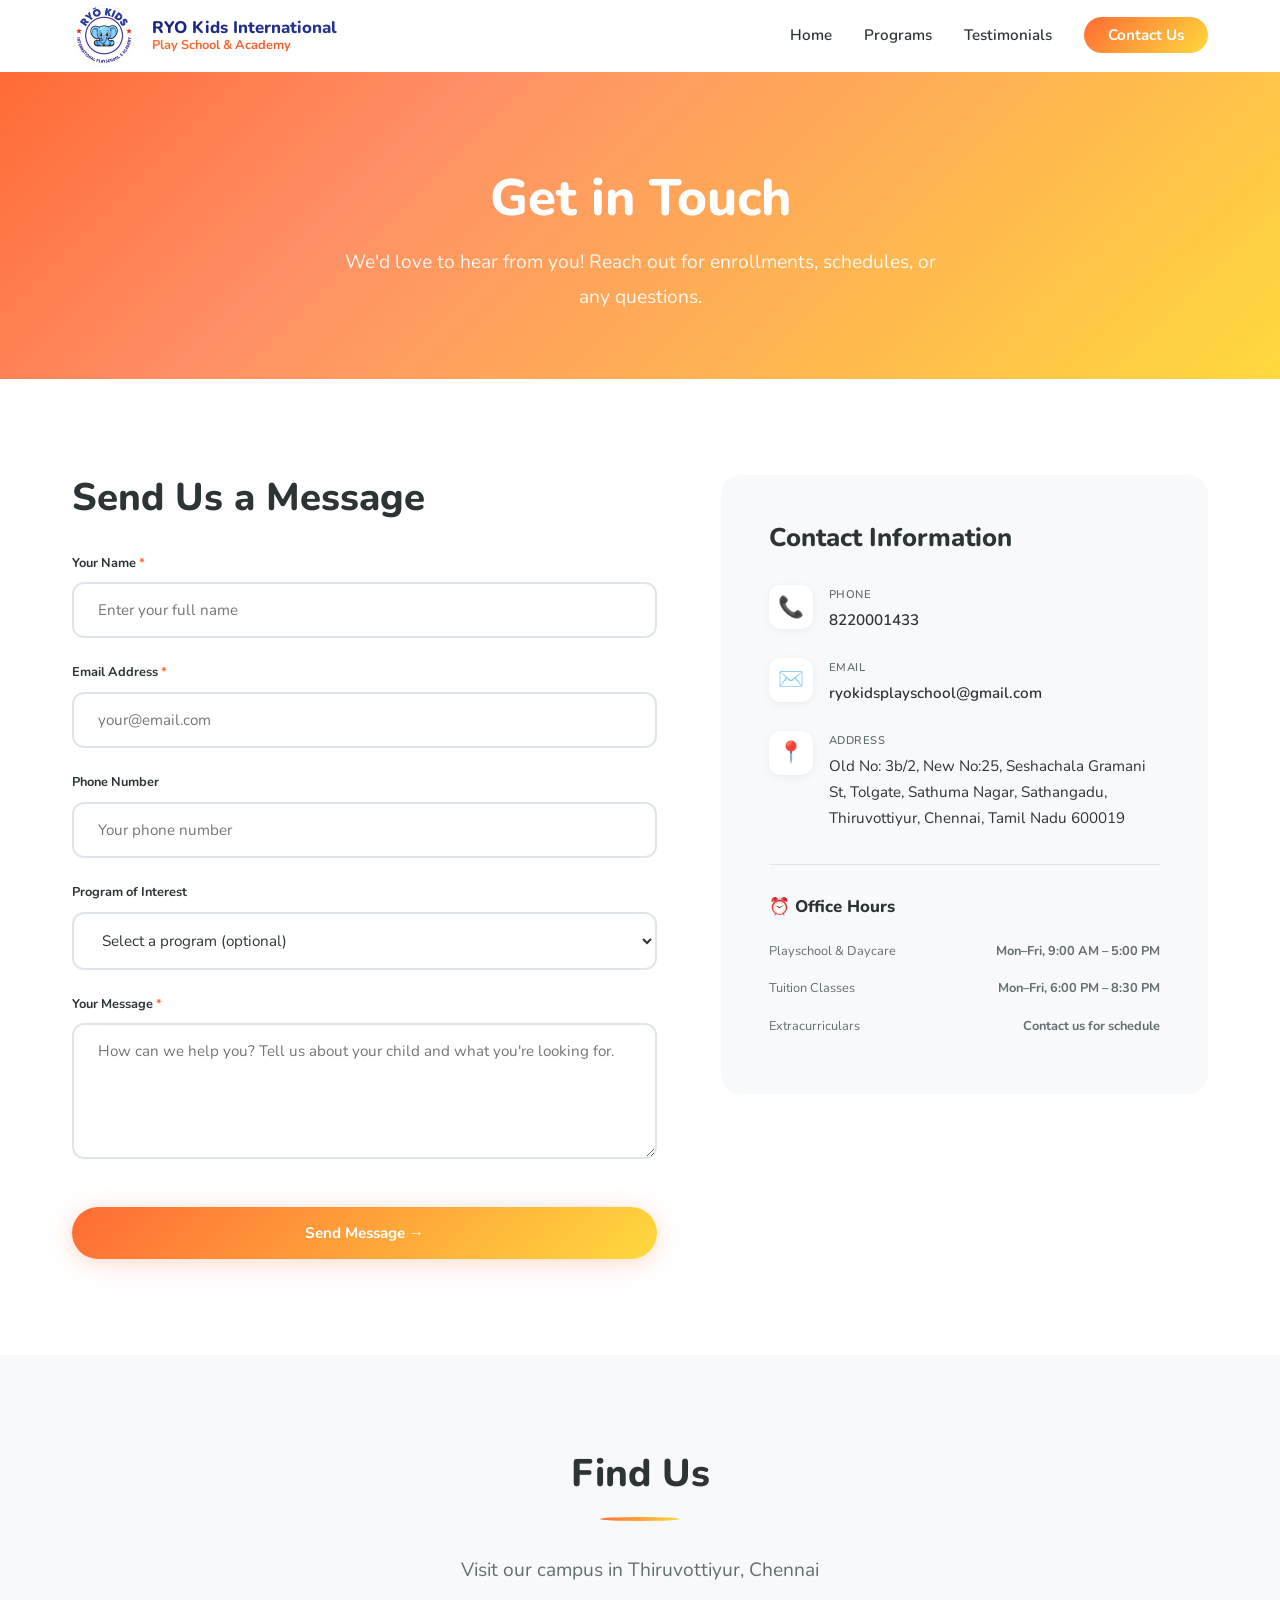
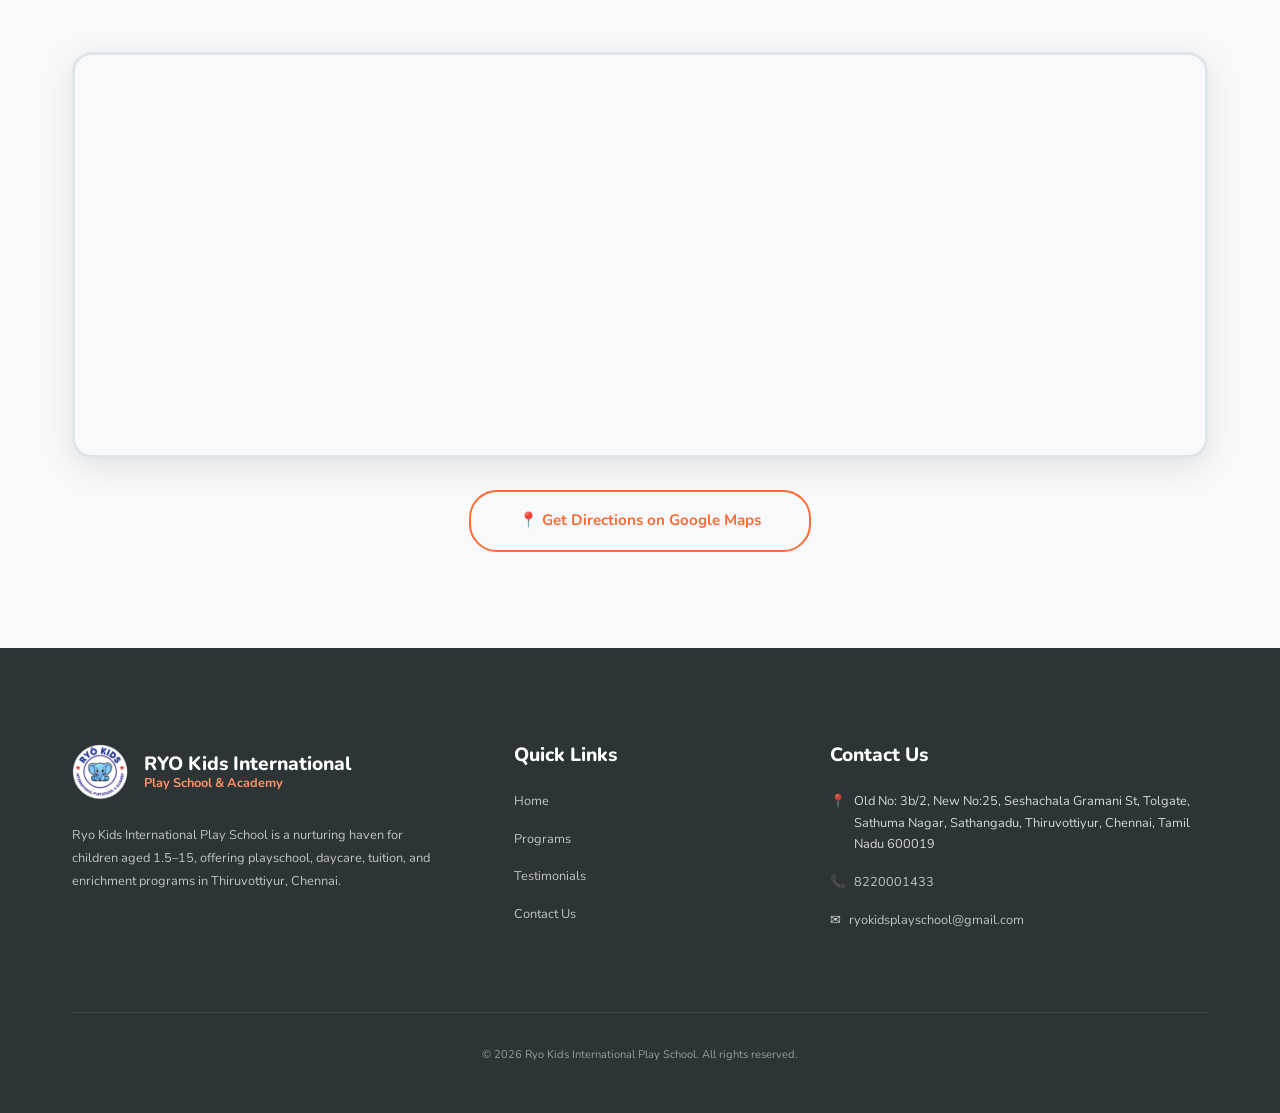
<file: contact.html>
<!DOCTYPE html>
<html lang="en">
<head>
  <meta charset="UTF-8">
  <meta name="viewport" content="width=device-width, initial-scale=1.0">
  <title>Contact Us | RYO Kids International Play School & Academy</title>
  <meta name="description" content="Contact RYO Kids International Play School & Academy for enrollments, fees, and schedules. Visit us at Thiruvottiyur, Chennai or call 8220001433.">
  <meta name="keywords" content="contact Ryo Kids, playschool enrollment Chennai, daycare admission Thiruvottiyur, kids program enquiry">
  <meta name="robots" content="index, follow">
  <meta name="google-site-verification" content="6ZugREjuafzNDoORmCs0Cfgq9xU_PKyqQUPVaTfYRO0">
  <link rel="canonical" href="http://ryokidsplayschool.com/contact.html">

  <!-- Open Graph -->
  <meta property="og:site_name" content="RYO Kids International Play School & Academy">
  <meta property="og:title" content="Contact Us | RYO Kids International Play School & Academy">
  <meta property="og:description" content="Get in touch for enrollments, schedules, and fees. We're in Thiruvottiyur, Chennai.">
  <meta property="og:type" content="website">
  <meta property="og:url" content="http://ryokidsplayschool.com/contact.html">
  <meta property="og:image" content="http://ryokidsplayschool.com/images/logo.png">

  <!-- Google Fonts -->
  <link rel="preconnect" href="https://fonts.googleapis.com">
  <link rel="preconnect" href="https://fonts.gstatic.com" crossorigin>
  <link href="https://fonts.googleapis.com/css2?family=Nunito:wght@400;600;700;800&display=swap" rel="stylesheet">

  <link rel="icon" type="image/png" href="images/logo.png">
  <link rel="stylesheet" href="index.css">

  <!-- Google reCAPTCHA -->
  <script src="https://www.google.com/recaptcha/api.js" async defer></script>

  <!-- Google Analytics -->
  <script async src="https://www.googletagmanager.com/gtag/js?id=G-XXXXXXXXXX"></script>
  <script>
    window.dataLayer = window.dataLayer || [];
    function gtag(){dataLayer.push(arguments);}
    gtag('js', new Date());
    gtag('config', 'G-XXXXXXXXXX');
  </script>
</head>
<body>
  <!-- Header -->
  <header class="header" id="header">
    <nav class="nav container" aria-label="Main navigation">
      <a class="nav-logo" href="index.html">
        <img src="images/logo.png" alt="RYO Kids Logo" class="nav-logo-img"><span class="logo-text"><span class="logo-line1">RYO Kids International</span><span class="logo-line2">Play School & Academy</span></span>
      </a>
      <ul class="nav-links" id="nav-links">
        <li><a href="index.html">Home</a></li>
        <li><a href="programs.html">Programs</a></li>
        <li><a href="testimonials.html">Testimonials</a></li>
        <li><a href="contact.html" class="nav-cta active">Contact Us</a></li>
      </ul>
      <button class="nav-toggle" id="nav-toggle" aria-label="Toggle navigation" aria-expanded="false">☰</button>
    </nav>
    <div class="nav-overlay" id="nav-overlay"></div>
  </header>

  <main>
    <!-- Page Hero -->
    <section class="page-hero" id="page-hero">
      <div class="container">
        <h1>Get in Touch</h1>
        <p>We'd love to hear from you! Reach out for enrollments, schedules, or any questions.</p>
      </div>
    </section>

    <!-- Contact Section -->
    <section class="section" id="contact-section">
      <div class="container">
        <div class="contact-layout">

          <!-- Contact Form -->
          <div>
            <h2 style="margin-bottom: var(--space-xl);">Send Us a Message</h2>
            <!-- Configure form action URL to your backend endpoint -->
            <form id="contact-form" class="contact-form" action="#" method="POST" novalidate>

              <div class="form-group">
                <label for="name">Your Name <span style="color: var(--color-primary);">*</span></label>
                <input type="text" id="name" name="name" required placeholder="Enter your full name" autocomplete="name">
                <span class="form-error-text">Please enter your name</span>
              </div>

              <div class="form-group">
                <label for="email">Email Address <span style="color: var(--color-primary);">*</span></label>
                <input type="email" id="email" name="email" required placeholder="your@email.com" autocomplete="email">
                <span class="form-error-text">Please enter a valid email address</span>
              </div>

              <div class="form-group">
                <label for="phone">Phone Number</label>
                <input type="tel" id="phone" name="phone" placeholder="Your phone number" autocomplete="tel">
              </div>

              <div class="form-group">
                <label for="program">Program of Interest</label>
                <select id="program" name="program">
                  <option value="">Select a program (optional)</option>
                  <option value="playschool">Playschool & Daycare</option>
                  <option value="tuition">Tuition (Grades 1–10)</option>
                  <option value="drawing">Drawing</option>
                  <option value="karate">Karate</option>
                  <option value="dance">Dance</option>
                  <option value="keyboard">Keyboard Music</option>
                  <option value="handwriting">Handwriting</option>
                  <option value="yoga">Yoga</option>
                  <option value="tenth-grade">10th Grade Special Coaching</option>
                </select>
              </div>

              <div class="form-group">
                <label for="message">Your Message <span style="color: var(--color-primary);">*</span></label>
                <textarea id="message" name="message" rows="5" required placeholder="How can we help you? Tell us about your child and what you're looking for."></textarea>
                <span class="form-error-text">Please enter your message</span>
              </div>

              <!-- Google reCAPTCHA — Replace YOUR_RECAPTCHA_SITE_KEY with your actual key -->
              <div class="g-recaptcha" data-sitekey="YOUR_RECAPTCHA_SITE_KEY"></div>

              <button type="submit" class="btn-primary" id="submit-btn" style="width: 100%; justify-content: center;">Send Message →</button>

              <!-- Success Message -->
              <div id="form-success" class="form-message success" style="display: none;">
                ✅ Thank you for reaching out! We'll get back to you within 24 hours.
              </div>

              <!-- Error Message -->
              <div id="form-error" class="form-message error" style="display: none;">
                ❌ Something went wrong. Please try again, or contact us directly at <a href="tel:8220001433">8220001433</a> or <a href="mailto:ryokidsplayschool@gmail.com">ryokidsplayschool@gmail.com</a>
              </div>
            </form>
          </div>

          <!-- Contact Info Sidebar -->
          <div>
            <div class="contact-info-card">
              <h3>Contact Information</h3>

              <div class="contact-info-item">
                <div class="contact-info-icon">📞</div>
                <div>
                  <div class="contact-info-label">Phone</div>
                  <a href="tel:8220001433">8220001433</a>
                </div>
              </div>

              <div class="contact-info-item">
                <div class="contact-info-icon">✉️</div>
                <div>
                  <div class="contact-info-label">Email</div>
                  <a href="mailto:ryokidsplayschool@gmail.com">ryokidsplayschool@gmail.com</a>
                </div>
              </div>

              <div class="contact-info-item">
                <div class="contact-info-icon">📍</div>
                <div>
                  <div class="contact-info-label">Address</div>
                  <span>Old No: 3b/2, New No:25, Seshachala Gramani St, Tolgate, Sathuma Nagar, Sathangadu, Thiruvottiyur, Chennai, Tamil Nadu 600019</span>
                </div>
              </div>

              <div class="office-hours">
                <h4>⏰ Office Hours</h4>
                <div class="office-hours-item">
                  <span>Playschool & Daycare</span>
                  <strong>Mon–Fri, 9:00 AM – 5:00 PM</strong>
                </div>
                <div class="office-hours-item">
                  <span>Tuition Classes</span>
                  <strong>Mon–Fri, 6:00 PM – 8:30 PM</strong>
                </div>
                <div class="office-hours-item">
                  <span>Extracurriculars</span>
                  <strong>Contact us for schedule</strong>
                </div>
              </div>
            </div>
          </div>

        </div>
      </div>
    </section>

    <!-- Google Map Section -->
    <section class="section section-alt" id="map-section">
      <div class="container">
        <h2 class="section-title">Find Us</h2>
        <p class="section-subtitle">Visit our campus in Thiruvottiyur, Chennai</p>

        <div class="map-container">
          <iframe
            src="https://www.google.com/maps/embed?pb=!1m18!1m12!1m3!1d3885.2!2d80.3!3d13.15!2m3!1f0!2f0!3f0!3m2!1i1024!2i768!4f13.1!3m3!1m2!1s0x0%3A0x0!2sSeshachala+Gramani+St%2C+Sathangadu%2C+Thiruvottiyur%2C+Chennai%2C+Tamil+Nadu+600019!5e0!3m2!1sen!2sin!4v1"
            width="100%"
            height="400"
            style="border:0;"
            allowfullscreen=""
            loading="lazy"
            referrerpolicy="no-referrer-when-downgrade"
            title="Ryo Kids International Play School Location"
          ></iframe>
        </div>

        <div class="text-center" style="margin-top: var(--space-xl);">
          <a class="btn-secondary" href="https://www.google.com/maps/search/Old+No+3b+2+New+No+25+Seshachala+Gramani+St+Tolgate+Sathuma+Nagar+Sathangadu+Thiruvottiyur+Chennai+Tamil+Nadu+600019" target="_blank" rel="noopener noreferrer" id="map-directions-link">
            📍 Get Directions on Google Maps
          </a>
        </div>
      </div>
    </section>
  </main>

  <!-- Footer -->
  <footer class="footer" id="footer">
    <div class="container">
      <div class="footer-grid">
        <div>
          <div class="footer-brand">
            <img src="images/logo.png" alt="RYO Kids Logo">
            <div class="footer-brand-text">
              <span class="footer-line1">RYO Kids International</span>
              <span class="footer-line2">Play School & Academy</span>
            </div>
          </div>
          <p>Ryo Kids International Play School is a nurturing haven for children aged 1.5–15, offering playschool, daycare, tuition, and enrichment programs in Thiruvottiyur, Chennai.</p>
        </div>
        <div>
          <h4>Quick Links</h4>
          <div class="footer-links">
            <a href="index.html">Home</a>
            <a href="programs.html">Programs</a>
            <a href="testimonials.html">Testimonials</a>
            <a href="contact.html">Contact Us</a>
          </div>
        </div>
        <div>
          <h4>Contact Us</h4>
          <div class="footer-contact-item"><span>📍</span><span>Old No: 3b/2, New No:25, Seshachala Gramani St, Tolgate, Sathuma Nagar, Sathangadu, Thiruvottiyur, Chennai, Tamil Nadu 600019</span></div>
          <div class="footer-contact-item"><span>📞</span><a href="tel:8220001433">8220001433</a></div>
          <div class="footer-contact-item"><span>✉</span><a href="mailto:ryokidsplayschool@gmail.com">ryokidsplayschool@gmail.com</a></div>
        </div>
      </div>
      <div class="footer-bottom">
        <p>© 2026 Ryo Kids International Play School. All rights reserved.</p>
      </div>
    </div>
  </footer>

  <button class="back-to-top" id="back-to-top" aria-label="Back to top">↑</button>
  <script src="script.js"></script>
</body>
</html>
</file>
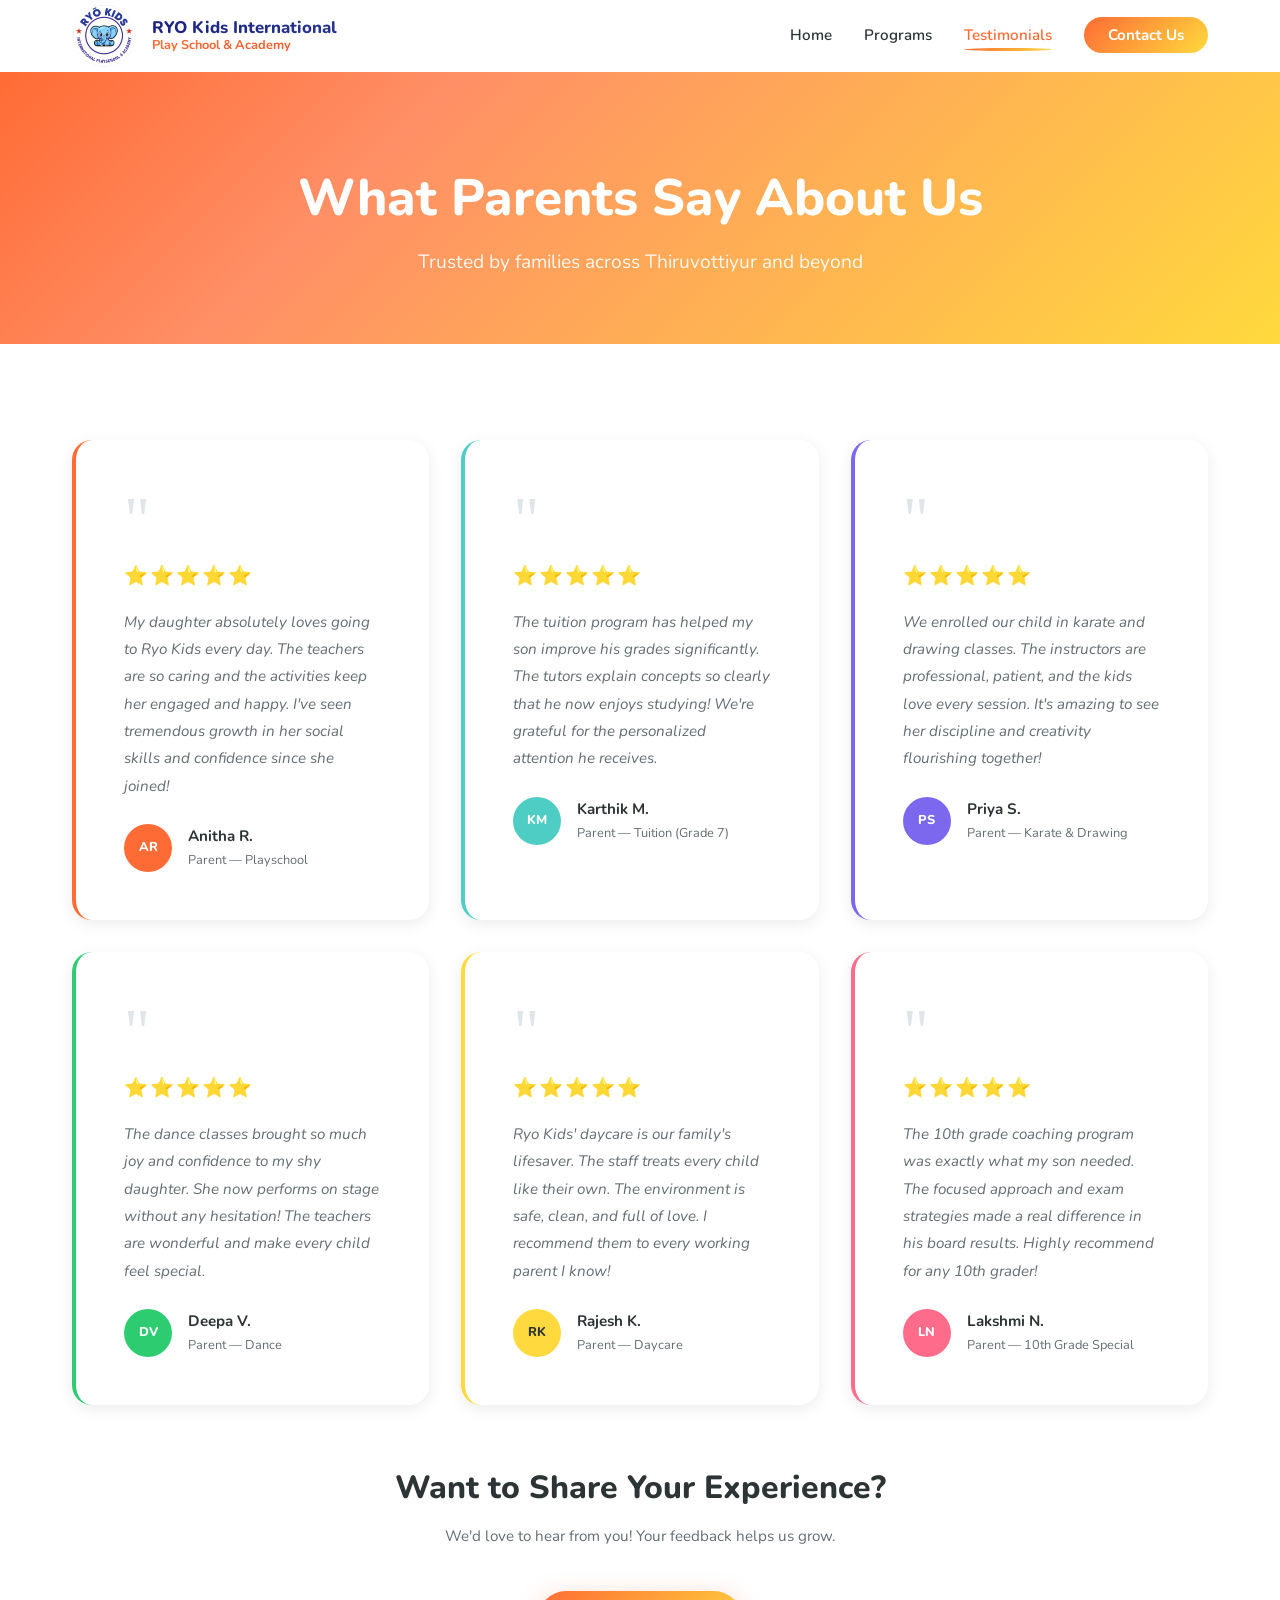
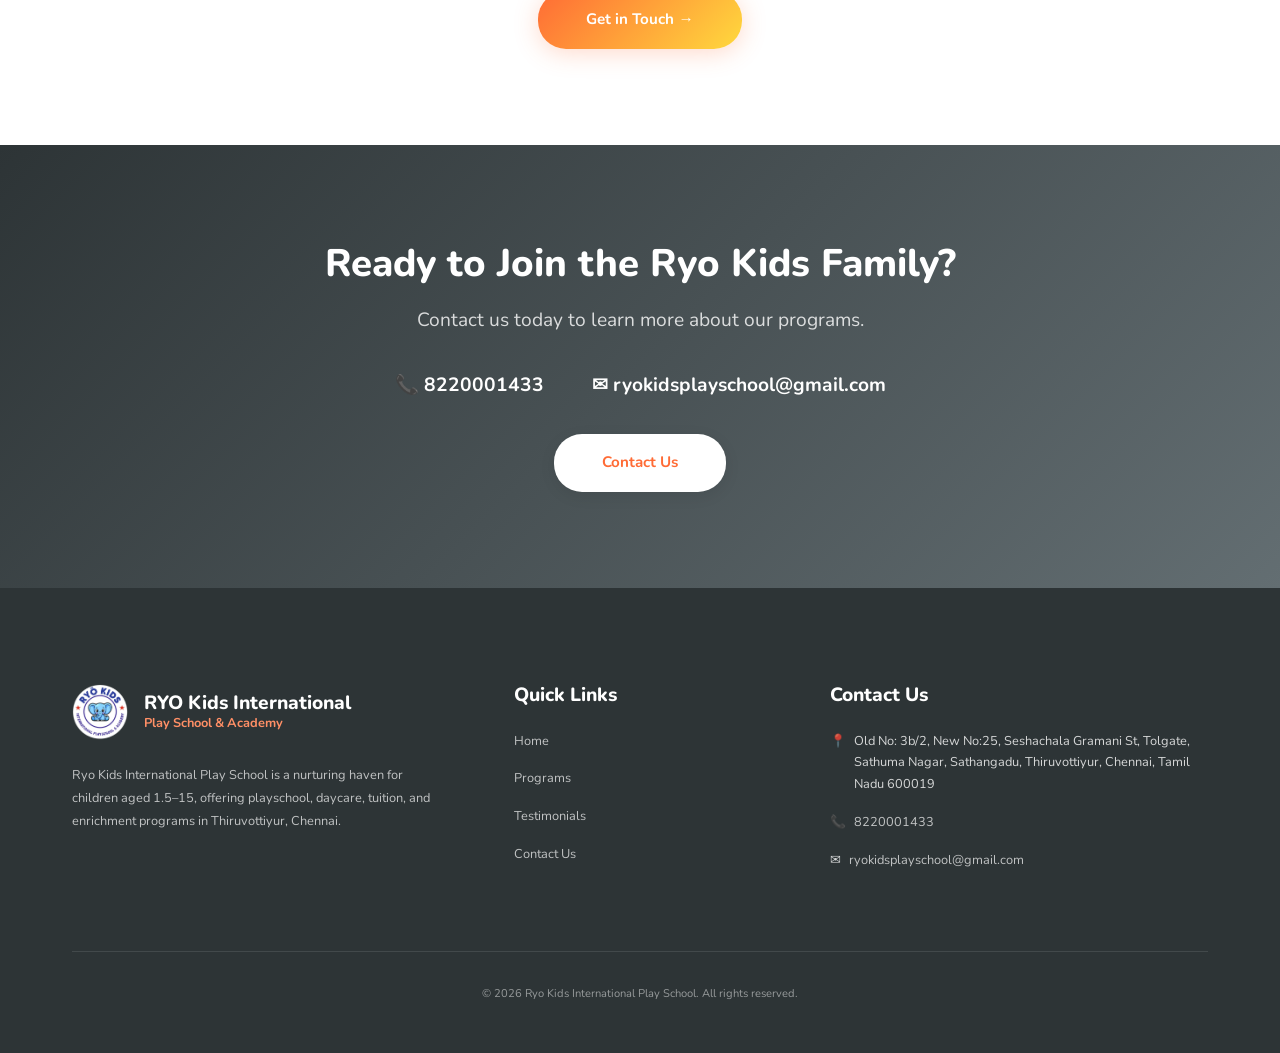
<file: testimonials.html>
<!DOCTYPE html>
<html lang="en">
<head>
  <meta charset="UTF-8">
  <meta name="viewport" content="width=device-width, initial-scale=1.0">
  <title>Parent Testimonials | RYO Kids International Play School & Academy</title>
  <meta name="description" content="Read what parents say about RYO Kids International Play School & Academy. Trusted by families across Thiruvottiyur, Chennai for playschool, daycare, tuition, and enrichment programs.">
  <meta name="keywords" content="Ryo Kids reviews, playschool testimonials Chennai, parent reviews, daycare feedback Thiruvottiyur">
  <meta name="robots" content="index, follow">
  <meta name="google-site-verification" content="6ZugREjuafzNDoORmCs0Cfgq9xU_PKyqQUPVaTfYRO0">
  <link rel="canonical" href="http://ryokidsplayschool.com/testimonials.html">

  <!-- Open Graph -->
  <meta property="og:site_name" content="RYO Kids International Play School & Academy">
  <meta property="og:title" content="Parent Testimonials | RYO Kids International Play School & Academy">
  <meta property="og:description" content="Hear from families who trust RYO Kids with their children's growth and education.">
  <meta property="og:type" content="website">
  <meta property="og:url" content="http://ryokidsplayschool.com/testimonials.html">
  <meta property="og:image" content="http://ryokidsplayschool.com/images/logo.png">

  <!-- Google Fonts -->
  <link rel="preconnect" href="https://fonts.googleapis.com">
  <link rel="preconnect" href="https://fonts.gstatic.com" crossorigin>
  <link href="https://fonts.googleapis.com/css2?family=Nunito:wght@400;600;700;800&display=swap" rel="stylesheet">

  <link rel="icon" type="image/png" href="images/logo.png">
  <link rel="stylesheet" href="index.css">

  <!-- Google Analytics -->
  <script async src="https://www.googletagmanager.com/gtag/js?id=G-XXXXXXXXXX"></script>
  <script>
    window.dataLayer = window.dataLayer || [];
    function gtag(){dataLayer.push(arguments);}
    gtag('js', new Date());
    gtag('config', 'G-XXXXXXXXXX');
  </script>
</head>
<body>
  <!-- Header -->
  <header class="header" id="header">
    <nav class="nav container" aria-label="Main navigation">
      <a class="nav-logo" href="index.html">
        <img src="images/logo.png" alt="RYO Kids Logo" class="nav-logo-img"><span class="logo-text"><span class="logo-line1">RYO Kids International</span><span class="logo-line2">Play School & Academy</span></span>
      </a>
      <ul class="nav-links" id="nav-links">
        <li><a href="index.html">Home</a></li>
        <li><a href="programs.html">Programs</a></li>
        <li><a href="testimonials.html" class="active">Testimonials</a></li>
        <li><a href="contact.html" class="nav-cta">Contact Us</a></li>
      </ul>
      <button class="nav-toggle" id="nav-toggle" aria-label="Toggle navigation" aria-expanded="false">☰</button>
    </nav>
    <div class="nav-overlay" id="nav-overlay"></div>
  </header>

  <main>
    <!-- Page Hero -->
    <section class="page-hero" id="page-hero">
      <div class="container">
        <h1>What Parents Say About Us</h1>
        <p>Trusted by families across Thiruvottiyur and beyond</p>
      </div>
    </section>

    <!-- Testimonials Grid -->
    <section class="section" id="testimonials-section">
      <div class="container">
        <div class="testimonials-grid">

          <!-- Card 1 -->
          <div class="testimonial-card card animate-in" id="testimonial-1">
            <div class="testimonial-quote-mark">"</div>
            <div class="testimonial-stars">⭐⭐⭐⭐⭐</div>
            <p class="testimonial-text">My daughter absolutely loves going to Ryo Kids every day. The teachers are so caring and the activities keep her engaged and happy. I've seen tremendous growth in her social skills and confidence since she joined!</p>
            <div class="testimonial-author">
              <div class="testimonial-avatar">AR</div>
              <div>
                <div class="testimonial-name">Anitha R.</div>
                <div class="testimonial-context">Parent — Playschool</div>
              </div>
            </div>
          </div>

          <!-- Card 2 -->
          <div class="testimonial-card card animate-in" id="testimonial-2">
            <div class="testimonial-quote-mark">"</div>
            <div class="testimonial-stars">⭐⭐⭐⭐⭐</div>
            <p class="testimonial-text">The tuition program has helped my son improve his grades significantly. The tutors explain concepts so clearly that he now enjoys studying! We're grateful for the personalized attention he receives.</p>
            <div class="testimonial-author">
              <div class="testimonial-avatar">KM</div>
              <div>
                <div class="testimonial-name">Karthik M.</div>
                <div class="testimonial-context">Parent — Tuition (Grade 7)</div>
              </div>
            </div>
          </div>

          <!-- Card 3 -->
          <div class="testimonial-card card animate-in" id="testimonial-3">
            <div class="testimonial-quote-mark">"</div>
            <div class="testimonial-stars">⭐⭐⭐⭐⭐</div>
            <p class="testimonial-text">We enrolled our child in karate and drawing classes. The instructors are professional, patient, and the kids love every session. It's amazing to see her discipline and creativity flourishing together!</p>
            <div class="testimonial-author">
              <div class="testimonial-avatar">PS</div>
              <div>
                <div class="testimonial-name">Priya S.</div>
                <div class="testimonial-context">Parent — Karate & Drawing</div>
              </div>
            </div>
          </div>

          <!-- Card 4 -->
          <div class="testimonial-card card animate-in" id="testimonial-4">
            <div class="testimonial-quote-mark">"</div>
            <div class="testimonial-stars">⭐⭐⭐⭐⭐</div>
            <p class="testimonial-text">The dance classes brought so much joy and confidence to my shy daughter. She now performs on stage without any hesitation! The teachers are wonderful and make every child feel special.</p>
            <div class="testimonial-author">
              <div class="testimonial-avatar">DV</div>
              <div>
                <div class="testimonial-name">Deepa V.</div>
                <div class="testimonial-context">Parent — Dance</div>
              </div>
            </div>
          </div>

          <!-- Card 5 -->
          <div class="testimonial-card card animate-in" id="testimonial-5">
            <div class="testimonial-quote-mark">"</div>
            <div class="testimonial-stars">⭐⭐⭐⭐⭐</div>
            <p class="testimonial-text">Ryo Kids' daycare is our family's lifesaver. The staff treats every child like their own. The environment is safe, clean, and full of love. I recommend them to every working parent I know!</p>
            <div class="testimonial-author">
              <div class="testimonial-avatar">RK</div>
              <div>
                <div class="testimonial-name">Rajesh K.</div>
                <div class="testimonial-context">Parent — Daycare</div>
              </div>
            </div>
          </div>

          <!-- Card 6 -->
          <div class="testimonial-card card animate-in" id="testimonial-6">
            <div class="testimonial-quote-mark">"</div>
            <div class="testimonial-stars">⭐⭐⭐⭐⭐</div>
            <p class="testimonial-text">The 10th grade coaching program was exactly what my son needed. The focused approach and exam strategies made a real difference in his board results. Highly recommend for any 10th grader!</p>
            <div class="testimonial-author">
              <div class="testimonial-avatar">LN</div>
              <div>
                <div class="testimonial-name">Lakshmi N.</div>
                <div class="testimonial-context">Parent — 10th Grade Special</div>
              </div>
            </div>
          </div>

        </div>

        <!-- CTA -->
        <div class="text-center" style="margin-top: var(--space-3xl);">
          <h3>Want to Share Your Experience?</h3>
          <p>We'd love to hear from you! Your feedback helps us grow.</p>
          <a class="btn-primary" href="contact.html" id="testimonials-contact-cta" style="margin-top: var(--space-lg);">Get in Touch →</a>
        </div>
      </div>
    </section>

    <!-- Contact CTA Strip -->
    <section class="section contact-cta" id="contact-cta">
      <div class="container">
        <h2>Ready to Join the Ryo Kids Family?</h2>
        <p>Contact us today to learn more about our programs.</p>
        <div class="contact-cta-links">
          <a href="tel:8220001433">📞 8220001433</a>
          <a href="mailto:ryokidsplayschool@gmail.com">✉ ryokidsplayschool@gmail.com</a>
        </div>
        <a class="btn-white" href="contact.html">Contact Us</a>
      </div>
    </section>
  </main>

  <!-- Footer -->
  <footer class="footer" id="footer">
    <div class="container">
      <div class="footer-grid">
        <div>
          <div class="footer-brand">
            <img src="images/logo.png" alt="RYO Kids Logo">
            <div class="footer-brand-text">
              <span class="footer-line1">RYO Kids International</span>
              <span class="footer-line2">Play School & Academy</span>
            </div>
          </div>
          <p>Ryo Kids International Play School is a nurturing haven for children aged 1.5–15, offering playschool, daycare, tuition, and enrichment programs in Thiruvottiyur, Chennai.</p>
        </div>
        <div>
          <h4>Quick Links</h4>
          <div class="footer-links">
            <a href="index.html">Home</a>
            <a href="programs.html">Programs</a>
            <a href="testimonials.html">Testimonials</a>
            <a href="contact.html">Contact Us</a>
          </div>
        </div>
        <div>
          <h4>Contact Us</h4>
          <div class="footer-contact-item"><span>📍</span><span>Old No: 3b/2, New No:25, Seshachala Gramani St, Tolgate, Sathuma Nagar, Sathangadu, Thiruvottiyur, Chennai, Tamil Nadu 600019</span></div>
          <div class="footer-contact-item"><span>📞</span><a href="tel:8220001433">8220001433</a></div>
          <div class="footer-contact-item"><span>✉</span><a href="mailto:ryokidsplayschool@gmail.com">ryokidsplayschool@gmail.com</a></div>
        </div>
      </div>
      <div class="footer-bottom">
        <p>© 2026 Ryo Kids International Play School. All rights reserved.</p>
      </div>
    </div>
  </footer>

  <button class="back-to-top" id="back-to-top" aria-label="Back to top">↑</button>
  <script src="script.js"></script>
</body>
</html>
</file>
<file: index.css>
/* ============================================
   RYO KIDS INTERNATIONAL PLAY SCHOOL
   Design System & Global Styles
   ============================================ */

/* ---------- CSS Reset ---------- */
*, *::before, *::after {
  box-sizing: border-box;
  margin: 0;
  padding: 0;
}

html {
  scroll-behavior: smooth;
  scroll-padding-top: 80px;
}

/* ---------- Design Tokens ---------- */
:root {
  /* Primary Colors */
  --color-primary: #FF6B35;
  --color-primary-dark: #E55A2B;
  --color-primary-light: #FF8F66;
  --color-secondary: #4ECDC4;
  --color-secondary-dark: #3DBDB5;
  --color-secondary-light: #7EDDD7;
  --color-accent: #7B68EE;
  --color-accent-light: #9D8FF2;

  /* Supporting Colors */
  --color-yellow: #FFD93D;
  --color-yellow-light: #FFF3B0;
  --color-green: #2ECC71;
  --color-green-light: #A3E4C1;
  --color-pink: #FF6B8A;
  --color-pink-light: #FFB3C6;

  /* Neutrals */
  --color-dark: #2D3436;
  --color-dark-soft: #636E72;
  --color-gray: #B2BEC3;
  --color-gray-light: #DFE6E9;
  --color-light: #F8F9FA;
  --color-white: #FFFFFF;

  /* Gradients */
  --gradient-primary: linear-gradient(135deg, #FF6B35 0%, #FFD93D 100%);
  --gradient-secondary: linear-gradient(135deg, #4ECDC4 0%, #7B68EE 100%);
  --gradient-hero: linear-gradient(135deg, #FF6B35 0%, #FF8F66 30%, #FFD93D 100%);
  --gradient-cta: linear-gradient(135deg, #4ECDC4 0%, #2ECC71 100%);
  --gradient-dark: linear-gradient(135deg, #2D3436 0%, #636E72 100%);

  /* Typography */
  --font-primary: 'Nunito', sans-serif;
  --fs-xs: clamp(0.7rem, 0.8vw, 0.8rem);
  --fs-sm: clamp(0.8rem, 0.9vw, 0.9rem);
  --fs-base: clamp(0.95rem, 1vw, 1.05rem);
  --fs-md: clamp(1.05rem, 1.15vw, 1.15rem);
  --fs-lg: clamp(1.2rem, 1.5vw, 1.35rem);
  --fs-xl: clamp(1.4rem, 2vw, 1.75rem);
  --fs-2xl: clamp(1.75rem, 2.5vw, 2.25rem);
  --fs-3xl: clamp(2rem, 3vw, 2.75rem);
  --fs-4xl: clamp(2.5rem, 4vw, 3.5rem);

  /* Spacing */
  --space-xs: 0.25rem;
  --space-sm: 0.5rem;
  --space-md: 1rem;
  --space-lg: 1.5rem;
  --space-xl: 2rem;
  --space-2xl: 3rem;
  --space-3xl: 4rem;
  --space-4xl: 6rem;

  /* Border Radius */
  --radius-sm: 6px;
  --radius-md: 12px;
  --radius-lg: 20px;
  --radius-xl: 28px;
  --radius-full: 50%;

  /* Shadows */
  --shadow-sm: 0 2px 8px rgba(0,0,0,0.06);
  --shadow-md: 0 4px 16px rgba(0,0,0,0.08);
  --shadow-lg: 0 8px 32px rgba(0,0,0,0.1);
  --shadow-xl: 0 16px 48px rgba(0,0,0,0.12);
  --shadow-glow: 0 4px 24px rgba(255,107,53,0.25);

  /* Transitions */
  --transition-fast: 0.2s ease;
  --transition-normal: 0.3s ease;
  --transition-slow: 0.5s ease;
  --transition-bounce: 0.4s cubic-bezier(0.34, 1.56, 0.64, 1);

  /* Layout */
  --max-width: 1200px;
  --header-height: 72px;
}

/* ---------- Base Styles ---------- */
body {
  font-family: var(--font-primary);
  font-size: var(--fs-base);
  color: var(--color-dark);
  background-color: var(--color-white);
  line-height: 1.7;
  -webkit-font-smoothing: antialiased;
  -moz-osx-font-smoothing: grayscale;
  overflow-x: hidden;
}

h1, h2, h3, h4, h5, h6 {
  font-weight: 800;
  line-height: 1.2;
  color: var(--color-dark);
  margin-bottom: var(--space-md);
}

h1 { font-size: var(--fs-4xl); }
h2 { font-size: var(--fs-3xl); }
h3 { font-size: var(--fs-2xl); }
h4 { font-size: var(--fs-xl); }
h5 { font-size: var(--fs-lg); }
h6 { font-size: var(--fs-md); }

p {
  margin-bottom: var(--space-md);
  color: var(--color-dark-soft);
  line-height: 1.8;
}

a {
  color: var(--color-primary);
  text-decoration: none;
  transition: color var(--transition-fast);
}

a:hover {
  color: var(--color-primary-dark);
}

img {
  max-width: 100%;
  height: auto;
  display: block;
}

ul, ol {
  list-style: none;
}

/* ---------- Layout Utilities ---------- */
.container {
  max-width: var(--max-width);
  margin: 0 auto;
  padding: 0 var(--space-xl);
}

.section {
  padding: var(--space-4xl) 0;
}

.section-alt {
  background-color: var(--color-light);
}

.grid {
  display: grid;
  gap: var(--space-xl);
}

.flex-center {
  display: flex;
  align-items: center;
  justify-content: center;
}

.flex-between {
  display: flex;
  align-items: center;
  justify-content: space-between;
}

.flex-column {
  display: flex;
  flex-direction: column;
}

.text-center {
  text-align: center;
}

/* ---------- Section Title ---------- */
.section-title {
  font-size: var(--fs-3xl);
  text-align: center;
  margin-bottom: var(--space-3xl);
  position: relative;
  padding-bottom: var(--space-lg);
}

.section-title::after {
  content: '';
  position: absolute;
  bottom: 0;
  left: 50%;
  transform: translateX(-50%);
  width: 80px;
  height: 4px;
  background: var(--gradient-primary);
  border-radius: var(--radius-full);
}

.section-subtitle {
  text-align: center;
  font-size: var(--fs-lg);
  color: var(--color-dark-soft);
  max-width: 600px;
  margin: calc(-1 * var(--space-xl)) auto var(--space-3xl);
}

/* ---------- Buttons ---------- */
.btn-primary {
  display: inline-flex;
  align-items: center;
  gap: var(--space-sm);
  padding: var(--space-md) var(--space-2xl);
  background: var(--gradient-primary);
  color: var(--color-white);
  font-family: var(--font-primary);
  font-size: var(--fs-base);
  font-weight: 700;
  border: none;
  border-radius: var(--radius-xl);
  cursor: pointer;
  transition: all var(--transition-normal);
  box-shadow: var(--shadow-glow);
  text-decoration: none;
}

.btn-primary:hover {
  transform: translateY(-2px);
  box-shadow: 0 8px 32px rgba(255,107,53,0.35);
  color: var(--color-white);
}

.btn-primary:active {
  transform: translateY(0);
}

.btn-secondary {
  display: inline-flex;
  align-items: center;
  gap: var(--space-sm);
  padding: var(--space-md) var(--space-2xl);
  background: transparent;
  color: var(--color-primary);
  font-family: var(--font-primary);
  font-size: var(--fs-base);
  font-weight: 700;
  border: 2px solid var(--color-primary);
  border-radius: var(--radius-xl);
  cursor: pointer;
  transition: all var(--transition-normal);
  text-decoration: none;
}

.btn-secondary:hover {
  background: var(--color-primary);
  color: var(--color-white);
  transform: translateY(-2px);
}

.btn-white {
  display: inline-flex;
  align-items: center;
  gap: var(--space-sm);
  padding: var(--space-md) var(--space-2xl);
  background: var(--color-white);
  color: var(--color-primary);
  font-family: var(--font-primary);
  font-size: var(--fs-base);
  font-weight: 700;
  border: none;
  border-radius: var(--radius-xl);
  cursor: pointer;
  transition: all var(--transition-normal);
  box-shadow: var(--shadow-md);
  text-decoration: none;
}

.btn-white:hover {
  transform: translateY(-2px);
  box-shadow: var(--shadow-lg);
  color: var(--color-primary-dark);
}

/* ---------- Cards ---------- */
.card {
  background: var(--color-white);
  border-radius: var(--radius-lg);
  box-shadow: var(--shadow-md);
  overflow: hidden;
  transition: all var(--transition-normal);
}

.card:hover {
  transform: translateY(-6px);
  box-shadow: var(--shadow-xl);
}

/* ---------- Header / Navbar ---------- */
.header {
  position: fixed;
  top: 0;
  left: 0;
  right: 0;
  height: var(--header-height);
  background: rgba(255,255,255,0.95);
  backdrop-filter: blur(12px);
  -webkit-backdrop-filter: blur(12px);
  z-index: 1000;
  transition: all var(--transition-normal);
  border-bottom: 1px solid transparent;
}

.header.scrolled {
  background: rgba(255,255,255,0.98);
  border-bottom: 1px solid var(--color-gray-light);
  box-shadow: var(--shadow-sm);
}

.nav {
  display: flex;
  align-items: center;
  justify-content: space-between;
  height: 100%;
}

.nav-logo {
  font-size: var(--fs-lg);
  font-weight: 800;
  color: var(--color-dark);
  text-decoration: none;
  display: flex;
  align-items: center;
  gap: var(--space-md);
  transition: color var(--transition-fast);
}

.nav-logo:hover {
  color: var(--color-primary);
}

.nav-logo img {
  height: 64px;
  width: auto;
}

.nav-logo-img {
  height: 64px;
  width: 64px;
  border-radius: var(--radius-full);
  object-fit: cover;
  flex-shrink: 0;
}

.logo-text {
  display: flex;
  flex-direction: column;
  line-height: 1.2;
}

.logo-text .logo-line1 {
  background: linear-gradient(135deg, #1a237e 0%, #283593 100%);
  -webkit-background-clip: text;
  -webkit-text-fill-color: transparent;
  background-clip: text;
  font-size: var(--fs-md);
  font-weight: 800;
  white-space: nowrap;
}

.logo-text .logo-line2 {
  background: linear-gradient(135deg, #FF6B35 0%, #E55A2B 100%);
  -webkit-background-clip: text;
  -webkit-text-fill-color: transparent;
  background-clip: text;
  font-size: var(--fs-sm);
  font-weight: 700;
  white-space: nowrap;
}

.nav-links {
  display: flex;
  align-items: center;
  gap: var(--space-xl);
}

.nav-links a {
  font-size: var(--fs-base);
  font-weight: 600;
  color: var(--color-dark);
  text-decoration: none;
  position: relative;
  padding: var(--space-xs) 0;
  transition: color var(--transition-fast);
}

.nav-links a::after {
  content: '';
  position: absolute;
  bottom: -2px;
  left: 0;
  width: 0;
  height: 3px;
  background: var(--gradient-primary);
  border-radius: var(--radius-full);
  transition: width var(--transition-normal);
}

.nav-links a:hover,
.nav-links a.active {
  color: var(--color-primary);
}

.nav-links a:hover::after,
.nav-links a.active::after {
  width: 100%;
}

.nav-cta {
  padding: var(--space-sm) var(--space-lg) !important;
  background: var(--gradient-primary);
  color: var(--color-white) !important;
  border-radius: var(--radius-xl);
  font-weight: 700 !important;
}

.nav-cta::after {
  display: none !important;
}

.nav-cta:hover {
  color: var(--color-white) !important;
  transform: translateY(-1px);
  box-shadow: var(--shadow-glow);
}

.nav-toggle {
  display: none;
  background: none;
  border: none;
  font-size: 1.8rem;
  color: var(--color-dark);
  cursor: pointer;
  padding: var(--space-sm);
  line-height: 1;
  z-index: 1001;
}

/* ---------- Hero Section ---------- */
.hero {
  margin-top: var(--header-height);
  min-height: 85vh;
  display: flex;
  align-items: center;
  position: relative;
  overflow: hidden;
  background: url('images/hero-bg.jpg') center center / cover no-repeat;
}

/* Dark overlay for text readability over the colorful mural */
.hero::before {
  content: '';
  position: absolute;
  inset: 0;
  background: linear-gradient(
    135deg,
    rgba(0, 0, 0, 0.55) 0%,
    rgba(0, 0, 0, 0.35) 40%,
    rgba(0, 0, 0, 0.45) 100%
  );
  z-index: 0;
}

/* Decorative floating circle (subtle, on top of overlay) */
.hero::after {
  content: '';
  position: absolute;
  bottom: -30%;
  left: -10%;
  width: 400px;
  height: 400px;
  border-radius: 50%;
  background: rgba(255,255,255,0.06);
  animation: float 6s ease-in-out infinite reverse;
  z-index: 0;
}

.hero-content {
  position: relative;
  z-index: 1;
  text-align: center;
  padding: var(--space-4xl) 0;
}

.hero h1 {
  color: var(--color-white);
  margin-bottom: var(--space-lg);
  text-shadow:
    0 2px 12px rgba(0,0,0,0.5),
    0 4px 24px rgba(0,0,0,0.3);
  letter-spacing: 0.5px;
}

.hero p {
  color: rgba(255,255,255,0.95);
  font-size: var(--fs-lg);
  max-width: 700px;
  margin: 0 auto var(--space-2xl);
  text-shadow: 0 1px 8px rgba(0,0,0,0.4);
  font-weight: 600;
}

.hero-buttons {
  display: flex;
  gap: var(--space-lg);
  justify-content: center;
  flex-wrap: wrap;
}

/* ---------- Programs Grid (Homepage) ---------- */
.programs-grid {
  display: grid;
  grid-template-columns: repeat(3, 1fr);
  gap: var(--space-xl);
}

.program-card {
  text-decoration: none;
  color: inherit;
  display: flex;
  flex-direction: column;
}

.program-card:hover {
  color: inherit;
}

.program-card img {
  width: 100%;
  height: 220px;
  object-fit: cover;
  animation: imageBreathe 8s ease-in-out infinite;
  transition: transform var(--transition-normal);
}

.program-card:hover img {
  transform: scale(1.1);
}

.program-card-content {
  padding: var(--space-lg);
  flex: 1;
  display: flex;
  flex-direction: column;
}

.program-card h3 {
  font-size: var(--fs-lg);
  margin-bottom: var(--space-sm);
  color: var(--color-dark);
}

.program-card p {
  font-size: var(--fs-sm);
  color: var(--color-dark-soft);
  flex: 1;
}

.card-link {
  color: var(--color-primary);
  font-weight: 700;
  font-size: var(--fs-sm);
  display: inline-flex;
  align-items: center;
  gap: var(--space-xs);
  margin-top: var(--space-md);
  transition: gap var(--transition-fast);
}

.program-card:hover .card-link {
  gap: var(--space-sm);
}

/* ---------- Programs Page - Alternating Sections ---------- */
.program-section {
  display: grid;
  grid-template-columns: 1fr 1fr;
  gap: var(--space-3xl);
  align-items: center;
  padding: var(--space-4xl) 0;
}

.program-section:nth-child(even) .program-section-image {
  order: 2;
}

.program-section:nth-child(even) .program-section-content {
  order: 1;
}

.program-section-image {
  border-radius: var(--radius-lg);
  overflow: hidden;
  box-shadow: var(--shadow-lg);
  position: relative;
}

@keyframes imageBreathe {
  0% { transform: scale(1); }
  50% { transform: scale(1.06); }
  100% { transform: scale(1); }
}

.program-section-image img {
  width: 100%;
  height: 400px;
  object-fit: cover;
  border-radius: var(--radius-lg);
  display: block;
  animation: imageBreathe 8s ease-in-out infinite;
  transition: all var(--transition-slow);
}

.program-section:hover .program-section-image img {
  transform: scale(1.1);
}

.program-section-image::after {
  content: '';
  position: absolute;
  inset: 0;
  background: linear-gradient(to bottom, transparent 60%, rgba(0,0,0,0.15));
  pointer-events: none;
}

.program-section-content h2 {
  font-size: var(--fs-2xl);
  margin-bottom: var(--space-md);
  color: var(--color-dark);
}

.program-section-content .program-meta {
  display: flex;
  flex-wrap: wrap;
  gap: var(--space-md);
  margin-bottom: var(--space-lg);
}

.program-meta-item {
  display: inline-flex;
  align-items: center;
  gap: var(--space-xs);
  padding: var(--space-xs) var(--space-md);
  background: var(--color-light);
  border-radius: var(--radius-xl);
  font-size: var(--fs-sm);
  font-weight: 600;
  color: var(--color-dark-soft);
}

.program-section-content p {
  font-size: var(--fs-base);
  line-height: 1.8;
  color: var(--color-dark-soft);
  margin-bottom: var(--space-lg);
}

.program-section-content .btn-primary {
  align-self: flex-start;
}

/* Program section divider */
.program-section + .program-section {
  border-top: 1px solid var(--color-gray-light);
}

/* ---------- Quick Nav (Programs Page) ---------- */
.quick-nav {
  position: sticky;
  top: var(--header-height);
  background: var(--color-white);
  border-bottom: 1px solid var(--color-gray-light);
  z-index: 99;
  overflow-x: auto;
  -webkit-overflow-scrolling: touch;
  scrollbar-width: none;
}

.quick-nav::-webkit-scrollbar {
  display: none;
}

.quick-nav-links {
  display: flex;
  gap: var(--space-xs);
  padding: var(--space-md) var(--space-xl);
  max-width: var(--max-width);
  margin: 0 auto;
  white-space: nowrap;
}

.quick-nav-links a {
  padding: var(--space-sm) var(--space-lg);
  border-radius: var(--radius-xl);
  font-size: var(--fs-sm);
  font-weight: 600;
  color: var(--color-dark-soft);
  text-decoration: none;
  transition: all var(--transition-fast);
  flex-shrink: 0;
}

.quick-nav-links a:hover,
.quick-nav-links a.active {
  background: var(--color-primary);
  color: var(--color-white);
}

/* ---------- Testimonials Grid ---------- */
.testimonials-grid {
  display: grid;
  grid-template-columns: repeat(3, 1fr);
  gap: var(--space-xl);
}

.testimonial-card {
  padding: var(--space-2xl);
  position: relative;
  border-left: 4px solid var(--color-primary);
}

.testimonial-card:nth-child(2) { border-left-color: var(--color-secondary); }
.testimonial-card:nth-child(3) { border-left-color: var(--color-accent); }
.testimonial-card:nth-child(4) { border-left-color: var(--color-green); }
.testimonial-card:nth-child(5) { border-left-color: var(--color-yellow); }
.testimonial-card:nth-child(6) { border-left-color: var(--color-pink); }

.testimonial-quote-mark {
  font-size: 4rem;
  line-height: 1;
  color: var(--color-gray-light);
  font-family: Georgia, serif;
  margin-bottom: var(--space-sm);
}

.testimonial-stars {
  color: var(--color-yellow);
  font-size: var(--fs-lg);
  margin-bottom: var(--space-md);
  letter-spacing: 2px;
}

.testimonial-text {
  font-size: var(--fs-base);
  line-height: 1.8;
  color: var(--color-dark-soft);
  font-style: italic;
  margin-bottom: var(--space-lg);
}

.testimonial-author {
  display: flex;
  align-items: center;
  gap: var(--space-md);
}

.testimonial-avatar {
  width: 48px;
  height: 48px;
  border-radius: var(--radius-full);
  display: flex;
  align-items: center;
  justify-content: center;
  font-weight: 800;
  font-size: var(--fs-sm);
  color: var(--color-white);
  flex-shrink: 0;
}

.testimonial-card:nth-child(1) .testimonial-avatar { background: var(--color-primary); }
.testimonial-card:nth-child(2) .testimonial-avatar { background: var(--color-secondary); }
.testimonial-card:nth-child(3) .testimonial-avatar { background: var(--color-accent); }
.testimonial-card:nth-child(4) .testimonial-avatar { background: var(--color-green); }
.testimonial-card:nth-child(5) .testimonial-avatar { background: var(--color-yellow); color: var(--color-dark); }
.testimonial-card:nth-child(6) .testimonial-avatar { background: var(--color-pink); }

.testimonial-name {
  font-weight: 700;
  color: var(--color-dark);
  font-size: var(--fs-base);
}

.testimonial-context {
  font-size: var(--fs-sm);
  color: var(--color-dark-soft);
}

/* ---------- Contact Page ---------- */
.contact-layout {
  display: grid;
  grid-template-columns: 1.2fr 1fr;
  gap: var(--space-3xl);
}

.contact-form {
  display: flex;
  flex-direction: column;
  gap: var(--space-lg);
}

.form-group {
  display: flex;
  flex-direction: column;
  gap: var(--space-sm);
}

.form-group label {
  font-weight: 700;
  font-size: var(--fs-sm);
  color: var(--color-dark);
}

.form-group input,
.form-group textarea,
.form-group select {
  padding: var(--space-md) var(--space-lg);
  border: 2px solid var(--color-gray-light);
  border-radius: var(--radius-md);
  font-family: var(--font-primary);
  font-size: var(--fs-base);
  color: var(--color-dark);
  transition: border-color var(--transition-fast), box-shadow var(--transition-fast);
  background: var(--color-white);
  width: 100%;
}

.form-group input:focus,
.form-group textarea:focus,
.form-group select:focus {
  outline: none;
  border-color: var(--color-primary);
  box-shadow: 0 0 0 4px rgba(255,107,53,0.1);
}

.form-group input.error,
.form-group textarea.error {
  border-color: #e74c3c;
  box-shadow: 0 0 0 4px rgba(231,76,60,0.1);
}

.form-error-text {
  font-size: var(--fs-xs);
  color: #e74c3c;
  display: none;
}

.form-group input.error ~ .form-error-text,
.form-group textarea.error ~ .form-error-text {
  display: block;
}

.form-message {
  padding: var(--space-md) var(--space-lg);
  border-radius: var(--radius-md);
  font-weight: 600;
  font-size: var(--fs-sm);
}

.form-message.success {
  background: var(--color-green-light);
  color: #1a7a42;
  border: 1px solid var(--color-green);
}

.form-message.error {
  background: #ffeaea;
  color: #c0392b;
  border: 1px solid #e74c3c;
}

/* Contact Info Sidebar */
.contact-info-card {
  background: var(--color-light);
  border-radius: var(--radius-lg);
  padding: var(--space-2xl);
}

.contact-info-card h3 {
  font-size: var(--fs-xl);
  margin-bottom: var(--space-xl);
}

.contact-info-item {
  display: flex;
  align-items: flex-start;
  gap: var(--space-md);
  margin-bottom: var(--space-lg);
}

.contact-info-icon {
  width: 44px;
  height: 44px;
  border-radius: var(--radius-md);
  display: flex;
  align-items: center;
  justify-content: center;
  font-size: 1.3rem;
  flex-shrink: 0;
  background: var(--color-white);
  box-shadow: var(--shadow-sm);
}

.contact-info-item a {
  color: var(--color-dark);
  font-weight: 600;
  transition: color var(--transition-fast);
}

.contact-info-item a:hover {
  color: var(--color-primary);
}

.contact-info-label {
  font-size: var(--fs-xs);
  color: var(--color-dark-soft);
  font-weight: 600;
  text-transform: uppercase;
  letter-spacing: 0.5px;
  margin-bottom: var(--space-xs);
}

.office-hours {
  margin-top: var(--space-xl);
  padding-top: var(--space-xl);
  border-top: 1px solid var(--color-gray-light);
}

.office-hours h4 {
  font-size: var(--fs-md);
  margin-bottom: var(--space-md);
}

.office-hours-item {
  display: flex;
  justify-content: space-between;
  padding: var(--space-sm) 0;
  font-size: var(--fs-sm);
  color: var(--color-dark-soft);
}

/* Map Section */
.map-section {
  margin-top: var(--space-3xl);
}

.map-container {
  border-radius: var(--radius-lg);
  overflow: hidden;
  box-shadow: var(--shadow-lg);
  border: 3px solid var(--color-gray-light);
}

.map-container iframe {
  width: 100%;
  height: 400px;
  display: block;
}

/* ---------- Contact CTA Strip ---------- */
.contact-cta {
  background: var(--gradient-dark);
  color: var(--color-white);
  text-align: center;
}

.contact-cta h2 {
  color: var(--color-white);
  margin-bottom: var(--space-md);
}

.contact-cta p {
  color: rgba(255,255,255,0.8);
  font-size: var(--fs-lg);
  margin-bottom: var(--space-xl);
}

.contact-cta-links {
  display: flex;
  justify-content: center;
  gap: var(--space-2xl);
  margin-bottom: var(--space-xl);
  flex-wrap: wrap;
}

.contact-cta-links a {
  color: var(--color-white);
  font-size: var(--fs-lg);
  font-weight: 700;
  display: flex;
  align-items: center;
  gap: var(--space-sm);
  transition: all var(--transition-fast);
  text-decoration: none;
}

.contact-cta-links a:hover {
  color: var(--color-yellow);
  transform: translateY(-2px);
}

/* ---------- Testimonial Teaser (Homepage) ---------- */
.testimonial-teaser {
  background: var(--color-light);
}

.testimonial-teaser-grid {
  display: grid;
  grid-template-columns: repeat(3, 1fr);
  gap: var(--space-xl);
  margin-bottom: var(--space-2xl);
}

.teaser-card {
  background: var(--color-white);
  padding: var(--space-xl);
  border-radius: var(--radius-lg);
  box-shadow: var(--shadow-sm);
  text-align: center;
  transition: all var(--transition-normal);
}

.teaser-card:hover {
  box-shadow: var(--shadow-md);
  transform: translateY(-4px);
}

.teaser-card .testimonial-stars {
  margin-bottom: var(--space-md);
}

.teaser-card p {
  font-style: italic;
  font-size: var(--fs-sm);
  color: var(--color-dark-soft);
  margin-bottom: var(--space-md);
}

.teaser-card strong {
  color: var(--color-dark);
  font-size: var(--fs-sm);
}

/* ---------- Page Hero (Inner Pages) ---------- */
.page-hero {
  margin-top: var(--header-height);
  padding: var(--space-4xl) 0 var(--space-3xl);
  background: var(--gradient-hero);
  text-align: center;
}

.page-hero h1 {
  color: var(--color-white);
  margin-bottom: var(--space-md);
}

.page-hero p {
  color: rgba(255,255,255,0.9);
  font-size: var(--fs-lg);
  max-width: 600px;
  margin: 0 auto;
}

/* ---------- Footer ---------- */
.footer {
  background: var(--color-dark);
  color: rgba(255,255,255,0.8);
  padding: var(--space-4xl) 0 var(--space-xl);
}

.footer-grid {
  display: grid;
  grid-template-columns: 1.5fr 1fr 1.5fr;
  gap: var(--space-3xl);
  margin-bottom: var(--space-3xl);
}

.footer-brand {
  display: flex;
  align-items: center;
  gap: var(--space-md);
  margin-bottom: var(--space-lg);
}

.footer-brand img {
  height: 56px;
  width: 56px;
  border-radius: var(--radius-full);
  object-fit: cover;
  flex-shrink: 0;
}

.footer-brand-text {
  display: flex;
  flex-direction: column;
  line-height: 1.2;
}

.footer-brand-text .footer-line1 {
  color: var(--color-white);
  font-size: var(--fs-lg);
  font-weight: 800;
}

.footer-brand-text .footer-line2 {
  color: var(--color-primary-light);
  font-size: var(--fs-sm);
  font-weight: 700;
}

.footer h4 {
  color: var(--color-white);
  margin-bottom: var(--space-lg);
  font-size: var(--fs-lg);
}

.footer p {
  color: rgba(255,255,255,0.7);
  font-size: var(--fs-sm);
  line-height: 1.8;
}

.footer-links {
  display: flex;
  flex-direction: column;
  gap: var(--space-md);
}

.footer-links a {
  color: rgba(255,255,255,0.7);
  font-size: var(--fs-sm);
  transition: all var(--transition-fast);
  text-decoration: none;
}

.footer-links a:hover {
  color: var(--color-primary);
  padding-left: var(--space-sm);
}

.footer-contact-item {
  display: flex;
  align-items: flex-start;
  gap: var(--space-sm);
  margin-bottom: var(--space-md);
  font-size: var(--fs-sm);
}

.footer-contact-item a {
  color: rgba(255,255,255,0.7);
  text-decoration: none;
  transition: color var(--transition-fast);
}

.footer-contact-item a:hover {
  color: var(--color-primary);
}

.footer-bottom {
  border-top: 1px solid rgba(255,255,255,0.1);
  padding-top: var(--space-xl);
  text-align: center;
}

.footer-bottom p {
  font-size: var(--fs-xs);
  color: rgba(255,255,255,0.5);
}

/* ---------- Back to Top ---------- */
.back-to-top {
  position: fixed;
  bottom: 2rem;
  right: 2rem;
  width: 48px;
  height: 48px;
  border-radius: var(--radius-full);
  background: var(--gradient-primary);
  color: var(--color-white);
  border: none;
  font-size: 1.4rem;
  cursor: pointer;
  opacity: 0;
  visibility: hidden;
  transform: translateY(20px);
  transition: all var(--transition-normal);
  box-shadow: var(--shadow-lg);
  z-index: 99;
  display: flex;
  align-items: center;
  justify-content: center;
}

.back-to-top.visible {
  opacity: 1;
  visibility: visible;
  transform: translateY(0);
}

.back-to-top:hover {
  transform: translateY(-4px);
  box-shadow: var(--shadow-xl);
}

/* ---------- Animations ---------- */
@keyframes fadeInUp {
  from {
    opacity: 0;
    transform: translateY(30px);
  }
  to {
    opacity: 1;
    transform: translateY(0);
  }
}

@keyframes float {
  0%, 100% { transform: translateY(0px); }
  50% { transform: translateY(-20px); }
}

@keyframes slideInLeft {
  from {
    opacity: 0;
    transform: translateX(-40px);
  }
  to {
    opacity: 1;
    transform: translateX(0);
  }
}

@keyframes slideInRight {
  from {
    opacity: 0;
    transform: translateX(40px);
  }
  to {
    opacity: 1;
    transform: translateX(0);
  }
}

.animate-in {
  opacity: 0;
  transform: translateY(30px);
  transition: opacity 0.6s ease, transform 0.6s ease;
}

.animate-in.visible {
  opacity: 1;
  transform: translateY(0);
}

/* ---------- Accessibility ---------- */
:focus-visible {
  outline: 3px solid var(--color-primary);
  outline-offset: 3px;
  border-radius: var(--radius-sm);
}

/* Reduced motion */
@media (prefers-reduced-motion: reduce) {
  *, *::before, *::after {
    animation-duration: 0.01ms !important;
    animation-iteration-count: 1 !important;
    transition-duration: 0.01ms !important;
    scroll-behavior: auto !important;
  }

  .animate-in {
    opacity: 1;
    transform: none;
  }
}

/* ---------- Print Styles ---------- */
@media print {
  .header, .footer, .back-to-top, .nav-toggle, .quick-nav {
    display: none !important;
  }

  body {
    color: #000;
    background: #fff;
  }

  .hero, .page-hero {
    background: #f0f0f0 !important;
    color: #000 !important;
    min-height: auto;
    padding: 2rem 0;
  }

  .hero h1, .page-hero h1 {
    color: #000;
  }

  .section {
    padding: 1rem 0;
  }
}

/* ---------- Responsive: Tablet ---------- */
@media (max-width: 1024px) {
  .programs-grid {
    grid-template-columns: repeat(2, 1fr);
  }

  .testimonials-grid {
    grid-template-columns: repeat(2, 1fr);
  }

  .testimonial-teaser-grid {
    grid-template-columns: repeat(2, 1fr);
  }

  .footer-grid {
    grid-template-columns: 1fr 1fr;
    gap: var(--space-2xl);
  }

  .contact-layout {
    grid-template-columns: 1fr;
    gap: var(--space-2xl);
  }
}

/* ---------- Responsive: Mobile ---------- */
@media (max-width: 768px) {
  :root {
    --header-height: 64px;
  }

  .container {
    padding: 0 var(--space-lg);
  }

  .section {
    padding: var(--space-3xl) 0;
  }

  /* Mobile nav */
  .nav-toggle {
    display: block;
  }

  .nav-logo-img {
    height: 48px !important;
    width: 48px !important;
  }

  .logo-text .logo-line1 {
    font-size: var(--fs-sm);
  }

  .logo-text .logo-line2 {
    font-size: var(--fs-xs);
  }

  .nav-links {
    position: fixed;
    top: 0;
    right: -100%;
    width: 75%;
    max-width: 320px;
    height: 100vh;
    background: var(--color-white);
    flex-direction: column;
    padding: calc(var(--header-height) + var(--space-xl)) var(--space-xl) var(--space-xl);
    box-shadow: -4px 0 24px rgba(0,0,0,0.15);
    transition: right var(--transition-normal);
    gap: var(--space-lg);
    z-index: 1000;
  }

  .nav-links.active {
    right: 0;
  }

  .nav-overlay {
    display: none;
    position: fixed;
    inset: 0;
    background: rgba(0,0,0,0.4);
    z-index: 999;
  }

  .nav-overlay.active {
    display: block;
  }

  /* Hero */
  .hero {
    min-height: 70vh;
  }

  .hero-buttons {
    flex-direction: column;
    align-items: center;
  }

  /* Programs grid */
  .programs-grid {
    grid-template-columns: 1fr;
  }

  /* Program sections (alternating) */
  .program-section {
    grid-template-columns: 1fr;
    gap: var(--space-xl);
  }

  .program-section:nth-child(even) .program-section-image,
  .program-section:nth-child(even) .program-section-content {
    order: unset;
  }

  .program-section-image img {
    height: 280px;
  }

  /* Testimonials */
  .testimonials-grid {
    grid-template-columns: 1fr;
  }

  .testimonial-teaser-grid {
    grid-template-columns: 1fr;
  }

  /* Footer */
  .footer-grid {
    grid-template-columns: 1fr;
    gap: var(--space-2xl);
  }

  /* Contact CTA */
  .contact-cta-links {
    flex-direction: column;
    align-items: center;
    gap: var(--space-lg);
  }

  /* Buttons */
  .btn-primary, .btn-secondary, .btn-white {
    width: 100%;
    justify-content: center;
    max-width: 300px;
  }
}

/* ---------- Responsive: Small Mobile ---------- */
@media (max-width: 400px) {
  .container {
    padding: 0 var(--space-md);
  }

  .program-section-image img {
    height: 220px;
  }

  .testimonial-card {
    padding: var(--space-lg);
  }
}
</file>
